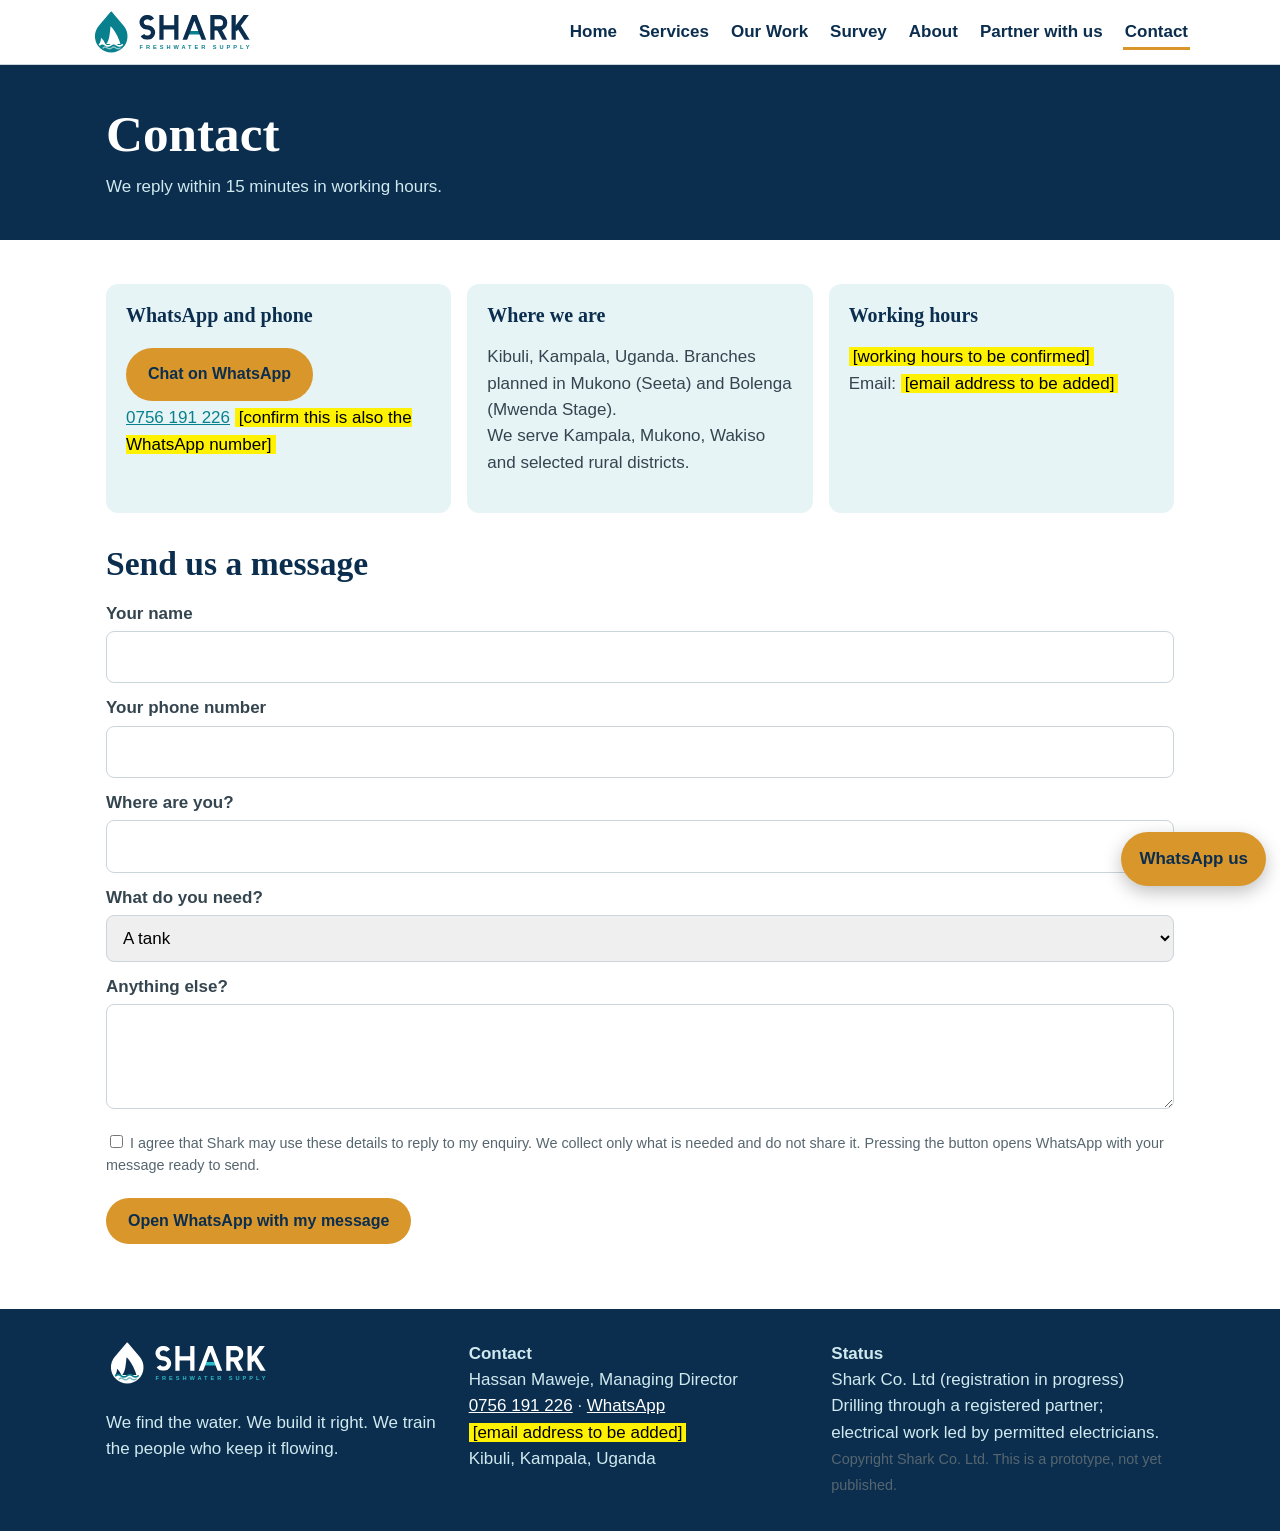
<file: contact.html>
<!doctype html>
<html lang="en-GB">
<head>
<meta charset="utf-8">
<meta name="viewport" content="width=device-width, initial-scale=1">
<title>Contact Shark Freshwater Supply | Kampala, Mukono and Wakiso</title>
<meta name="description" content="Message or call Shark to book a site visit for a tank, pump, plumbing, septic tank, farm water or a water survey.">
<meta name="theme-color" content="#0B2E4F">
<link rel="icon" href="assets/img/favicon.svg" type="image/svg+xml">
<script>document.documentElement.className="js"</script>
<link rel="stylesheet" href="assets/style.css">

</head>
<body>
<a class="skip" href="#main">Skip to content</a>
<header class="site"><div class="container bar">
<a class="brand" href="index.html" aria-label="Shark Freshwater Supply home"><img src="assets/img/logo.svg" alt="Shark, Freshwater Supply" width="160" height="44"></a>
<button class="menu-btn" aria-expanded="false" aria-controls="nav">Menu</button>
<nav id="nav" aria-label="Main"><ul>
<li><a href="index.html" >Home</a></li>
<li><a href="services.html" >Services</a></li>
<li><a href="work.html" >Our Work</a></li>
<li><a href="survey.html" >Survey</a></li>
<li><a href="about.html" >About</a></li>
<li><a href="partner.html" >Partner with us</a></li>
<li><a href="contact.html" aria-current="page">Contact</a></li>
</ul></nav>
</div></header>
<main id="main"><div class="page-hero"><div class="container"><h1>Contact</h1><p>We reply within 15 minutes in working hours.</p></div></div>
<section><div class="container"><div class="grid cols-3">
<div class="card"><h3>WhatsApp and phone</h3><p><a class="btn btn-wa" data-wa="Hello Shark, I would like to book a site visit." href="#">Chat on WhatsApp</a><br><a href="tel:+256756191226">0756 191 226</a> <span class="confirm">[confirm this is also the WhatsApp number]</span></p></div>
<div class="card"><h3>Where we are</h3><p>Kibuli, Kampala, Uganda. Branches planned in Mukono (Seeta) and Bolenga (Mwenda Stage).<br>We serve Kampala, Mukono, Wakiso and selected rural districts.</p></div>
<div class="card"><h3>Working hours</h3><p><span class="confirm">[working hours to be confirmed]</span><br>Email: <span class="confirm">[email address to be added]</span></p></div>
</div>
<h2 style="margin-top:32px">Send us a message</h2>
<form id="enquiry"><label for="name">Your name</label><input id="name" name="name" required autocomplete="name">
<label for="phone">Your phone number</label><input id="phone" name="phone" type="tel" required autocomplete="tel">
<label for="place">Where are you?</label><input id="place" name="place" required>
<label for="need">What do you need?</label><select id="need" name="need"><option>A tank</option><option>A pump or pump check</option><option>Plumbing or repairs</option><option>Septic tank or drainage</option><option>Farm or livestock water</option><option>A water survey</option><option>A school or clinic water system</option><option>Something else</option></select>
<label for="note">Anything else?</label><textarea id="note" name="note" rows="3"></textarea>
<p class="small"><label style="display:inline;font-weight:400"><input type="checkbox" required style="width:auto"> I agree that Shark may use these details to reply to my enquiry.</label> We collect only what is needed and do not share it. Pressing the button opens WhatsApp with your message ready to send.</p>
<p><button class="btn btn-wa" type="submit">Open WhatsApp with my message</button></p>
<p id="sent" hidden class="note">WhatsApp should have opened. If it did not, call 0756 191 226.</p></form></div></section></main>
<footer class="site"><div class="container cols">
<div><img src="assets/img/logo-reversed.svg" alt="Shark, Freshwater Supply" width="160" height="44"><p>We find the water. We build it right. We train the people who keep it flowing.</p></div>
<div><b>Contact</b><br>Hassan Maweje, Managing Director<br><a href="tel:+256756191226">0756 191 226</a> &middot; <a data-wa="Hello Shark, I would like some information." href="#">WhatsApp</a><br><span class="confirm">[email address to be added]</span><br>Kibuli, Kampala, Uganda</div>
<div><b>Status</b><br>Shark Co. Ltd (registration in progress)<br>Drilling through a registered partner; electrical work led by permitted electricians.<br><span class="small">Copyright Shark Co. Ltd. This is a prototype, not yet published.</span></div>
</div></footer>
<a class="fab" data-wa="Hello Shark, I would like to book a site visit." href="#">WhatsApp us</a>
<script src="assets/site.js"></script>
</body>
</html>
</file>
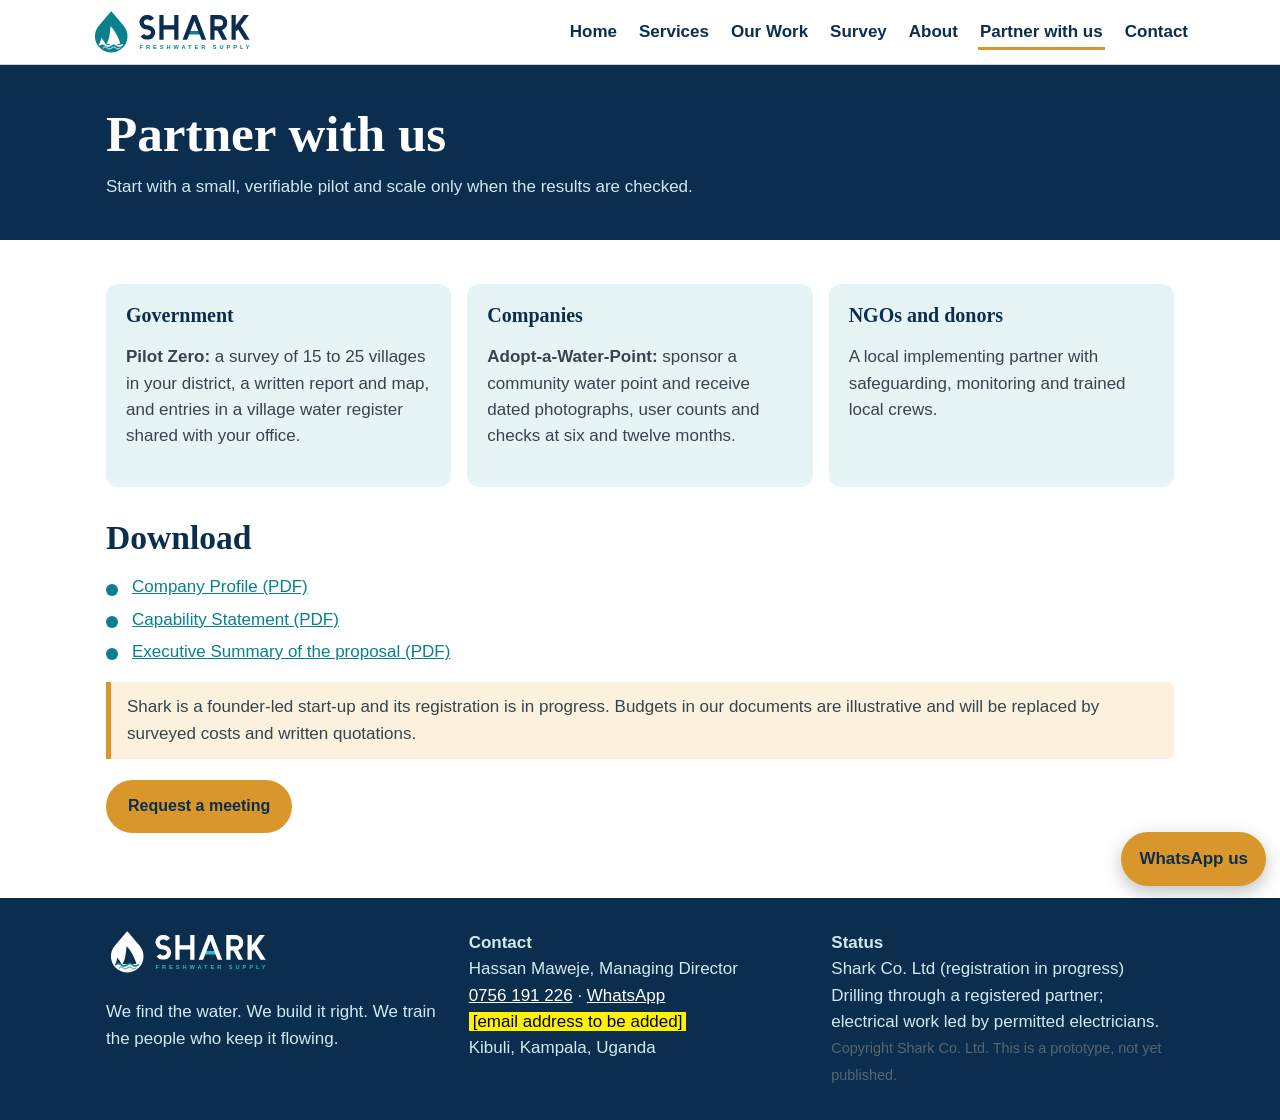
<file: partner.html>
<!doctype html>
<html lang="en-GB">
<head>
<meta charset="utf-8">
<meta name="viewport" content="width=device-width, initial-scale=1">
<title>Partner with Shark: water pilots for districts, companies and NGOs</title>
<meta name="description" content="Pilot Zero for districts, Adopt-a-Water-Point for companies, and a local implementing partner for NGOs. Download our profile and summary.">
<meta name="theme-color" content="#0B2E4F">
<link rel="icon" href="assets/img/favicon.svg" type="image/svg+xml">
<script>document.documentElement.className="js"</script>
<link rel="stylesheet" href="assets/style.css">

</head>
<body>
<a class="skip" href="#main">Skip to content</a>
<header class="site"><div class="container bar">
<a class="brand" href="index.html" aria-label="Shark Freshwater Supply home"><img src="assets/img/logo.svg" alt="Shark, Freshwater Supply" width="160" height="44"></a>
<button class="menu-btn" aria-expanded="false" aria-controls="nav">Menu</button>
<nav id="nav" aria-label="Main"><ul>
<li><a href="index.html" >Home</a></li>
<li><a href="services.html" >Services</a></li>
<li><a href="work.html" >Our Work</a></li>
<li><a href="survey.html" >Survey</a></li>
<li><a href="about.html" >About</a></li>
<li><a href="partner.html" aria-current="page">Partner with us</a></li>
<li><a href="contact.html" >Contact</a></li>
</ul></nav>
</div></header>
<main id="main"><div class="page-hero"><div class="container"><h1>Partner with us</h1><p>Start with a small, verifiable pilot and scale only when the results are checked.</p></div></div>
<section><div class="container"><div class="grid cols-3">
<div class="card"><h3>Government</h3><p><b>Pilot Zero:</b> a survey of 15 to 25 villages in your district, a written report and map, and entries in a village water register shared with your office.</p></div>
<div class="card"><h3>Companies</h3><p><b>Adopt-a-Water-Point:</b> sponsor a community water point and receive dated photographs, user counts and checks at six and twelve months.</p></div>
<div class="card"><h3>NGOs and donors</h3><p>A local implementing partner with safeguarding, monitoring and trained local crews.</p></div>
</div>
<h2 style="margin-top:32px">Download</h2>
<ul class="tick"><li><a href="assets/downloads/Company-Profile.pdf">Company Profile (PDF)</a></li><li><a href="assets/downloads/Capability-Statement.pdf">Capability Statement (PDF)</a></li><li><a href="assets/downloads/Executive-Summary.pdf">Executive Summary of the proposal (PDF)</a></li></ul>
<p class="note">Shark is a founder-led start-up and its registration is in progress. Budgets in our documents are illustrative and will be replaced by surveyed costs and written quotations.</p>
<p><a class="btn btn-wa" data-wa="Hello Shark, I would like to request a meeting about a pilot." href="#">Request a meeting</a></p></div></section></main>
<footer class="site"><div class="container cols">
<div><img src="assets/img/logo-reversed.svg" alt="Shark, Freshwater Supply" width="160" height="44"><p>We find the water. We build it right. We train the people who keep it flowing.</p></div>
<div><b>Contact</b><br>Hassan Maweje, Managing Director<br><a href="tel:+256756191226">0756 191 226</a> &middot; <a data-wa="Hello Shark, I would like some information." href="#">WhatsApp</a><br><span class="confirm">[email address to be added]</span><br>Kibuli, Kampala, Uganda</div>
<div><b>Status</b><br>Shark Co. Ltd (registration in progress)<br>Drilling through a registered partner; electrical work led by permitted electricians.<br><span class="small">Copyright Shark Co. Ltd. This is a prototype, not yet published.</span></div>
</div></footer>
<a class="fab" data-wa="Hello Shark, I would like to book a site visit." href="#">WhatsApp us</a>
<script src="assets/site.js"></script>
</body>
</html>
</file>
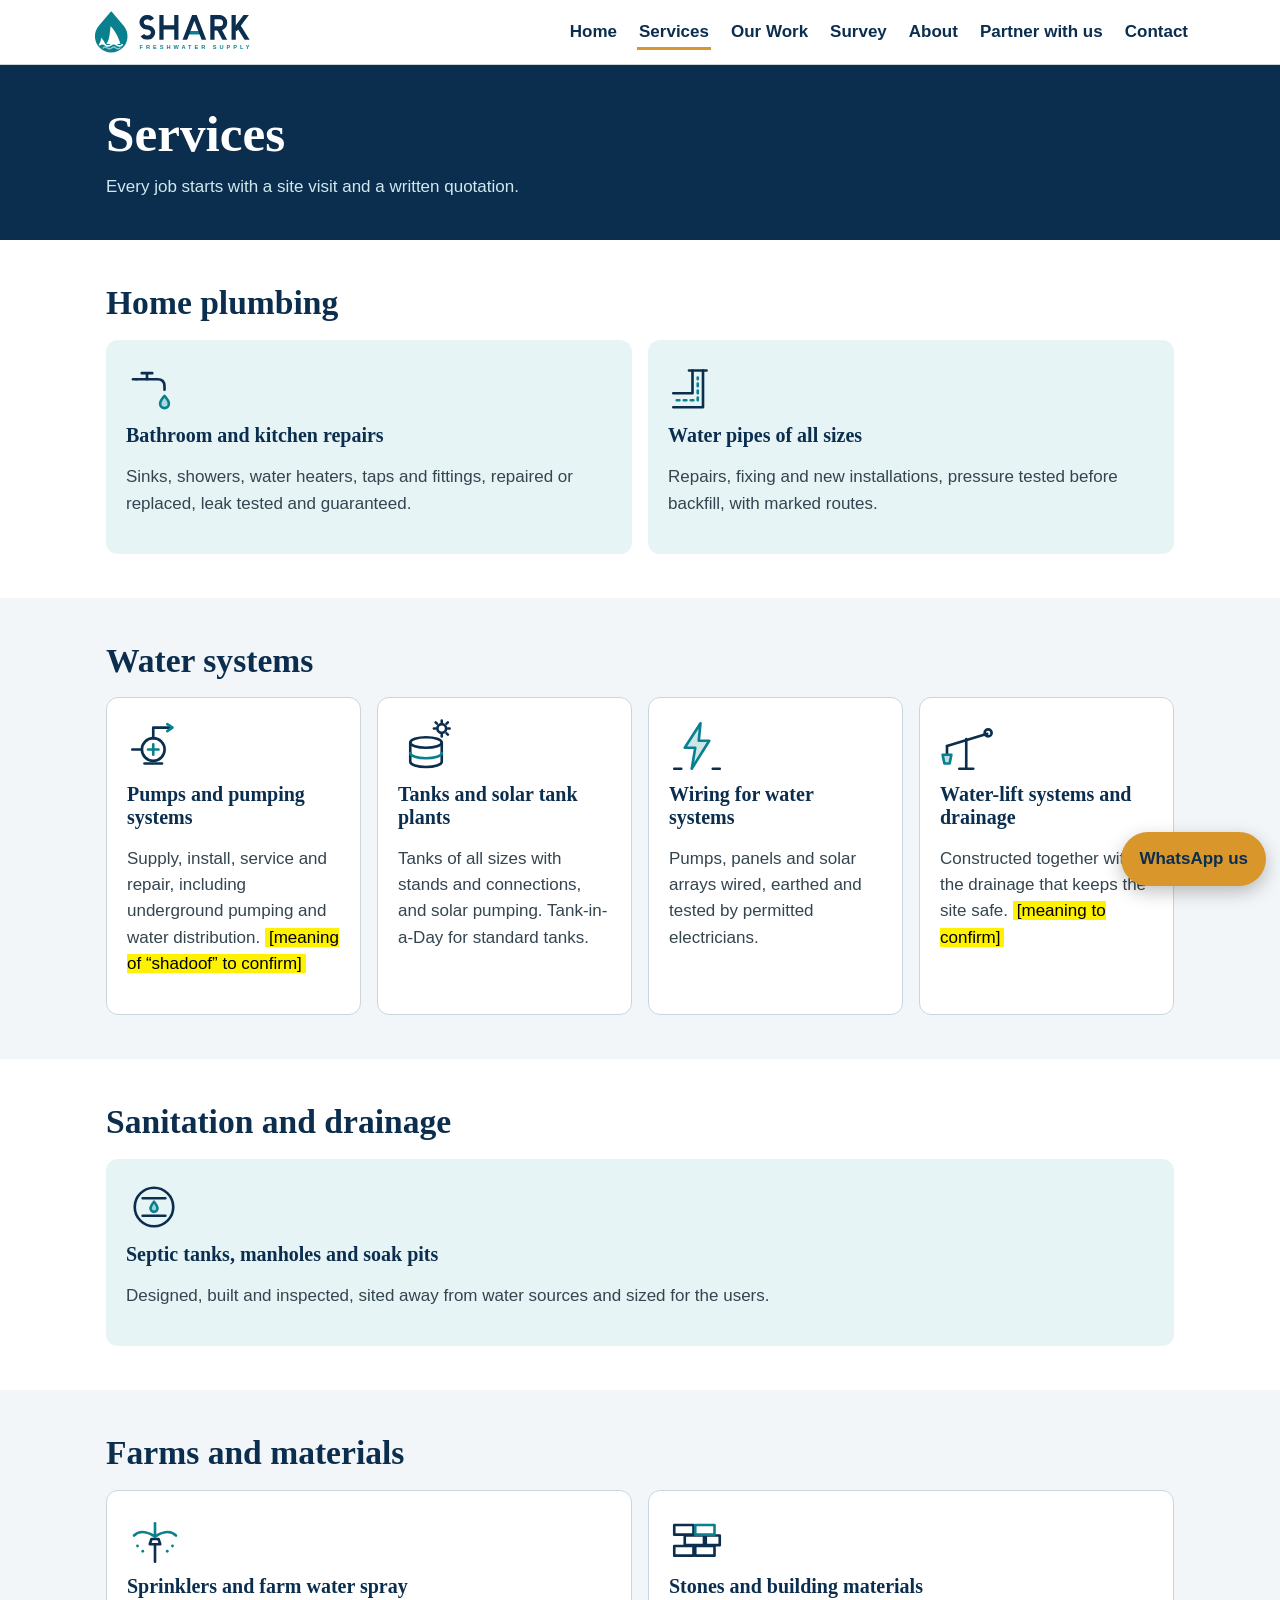
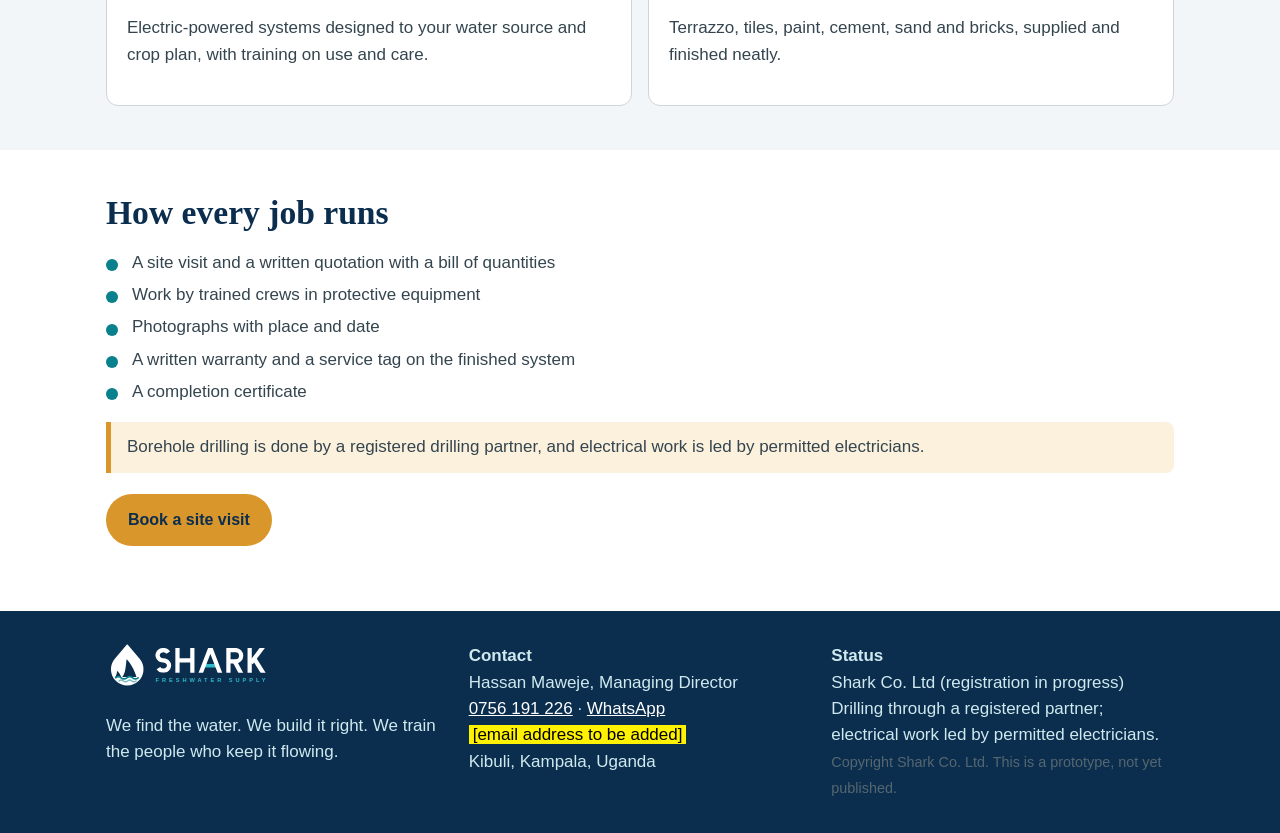
<file: services.html>
<!doctype html>
<html lang="en-GB">
<head>
<meta charset="utf-8">
<meta name="viewport" content="width=device-width, initial-scale=1">
<title>Plumbing, tanks, pumps, septic and farm water | Shark Freshwater Supply</title>
<meta name="description" content="Nine service lines from one team: plumbing, pumps, pipes, tanks, materials, wiring, water-lift systems, septic and drainage, and farm sprinklers.">
<meta name="theme-color" content="#0B2E4F">
<link rel="icon" href="assets/img/favicon.svg" type="image/svg+xml">
<script>document.documentElement.className="js"</script>
<link rel="stylesheet" href="assets/style.css">

</head>
<body>
<a class="skip" href="#main">Skip to content</a>
<header class="site"><div class="container bar">
<a class="brand" href="index.html" aria-label="Shark Freshwater Supply home"><img src="assets/img/logo.svg" alt="Shark, Freshwater Supply" width="160" height="44"></a>
<button class="menu-btn" aria-expanded="false" aria-controls="nav">Menu</button>
<nav id="nav" aria-label="Main"><ul>
<li><a href="index.html" >Home</a></li>
<li><a href="services.html" aria-current="page">Services</a></li>
<li><a href="work.html" >Our Work</a></li>
<li><a href="survey.html" >Survey</a></li>
<li><a href="about.html" >About</a></li>
<li><a href="partner.html" >Partner with us</a></li>
<li><a href="contact.html" >Contact</a></li>
</ul></nav>
</div></header>
<main id="main"><div class="page-hero"><div class="container"><h1>Services</h1><p>Every job starts with a site visit and a written quotation.</p></div></div>
<section id="home"><div class="container"><h2>Home plumbing</h2>
<div class="grid cols-3">
<div class="card"><img src="assets/img/icon-1.svg" alt="" width="56" height="56"><h3>Bathroom and kitchen repairs</h3><p>Sinks, showers, water heaters, taps and fittings, repaired or replaced, leak tested and guaranteed.</p></div>
<div class="card"><img src="assets/img/icon-3.svg" alt="" width="56" height="56"><h3>Water pipes of all sizes</h3><p>Repairs, fixing and new installations, pressure tested before backfill, with marked routes.</p></div>
</div></div></section>
<section id="systems" class="alt"><div class="container"><h2>Water systems</h2>
<div class="grid cols-3">
<div class="card white"><img src="assets/img/icon-2.svg" alt="" width="56" height="56"><h3>Pumps and pumping systems</h3><p>Supply, install, service and repair, including underground pumping and water distribution. <span class="confirm">[meaning of &ldquo;shadoof&rdquo; to confirm]</span></p></div>
<div class="card white"><img src="assets/img/icon-4.svg" alt="" width="56" height="56"><h3>Tanks and solar tank plants</h3><p>Tanks of all sizes with stands and connections, and solar pumping. Tank-in-a-Day for standard tanks.</p></div>
<div class="card white"><img src="assets/img/icon-6.svg" alt="" width="56" height="56"><h3>Wiring for water systems</h3><p>Pumps, panels and solar arrays wired, earthed and tested by permitted electricians.</p></div>
<div class="card white"><img src="assets/img/icon-7.svg" alt="" width="56" height="56"><h3>Water-lift systems and drainage</h3><p>Constructed together with the drainage that keeps the site safe. <span class="confirm">[meaning to confirm]</span></p></div>
</div></div></section>
<section id="sanitation"><div class="container"><h2>Sanitation and drainage</h2>
<div class="grid cols-3"><div class="card"><img src="assets/img/icon-8.svg" alt="" width="56" height="56"><h3>Septic tanks, manholes and soak pits</h3><p>Designed, built and inspected, sited away from water sources and sized for the users.</p></div></div></div></section>
<section id="farms" class="alt"><div class="container"><h2>Farms and materials</h2>
<div class="grid cols-3">
<div class="card white"><img src="assets/img/icon-9.svg" alt="" width="56" height="56"><h3>Sprinklers and farm water spray</h3><p>Electric-powered systems designed to your water source and crop plan, with training on use and care.</p></div>
<div class="card white"><img src="assets/img/icon-5.svg" alt="" width="56" height="56"><h3>Stones and building materials</h3><p>Terrazzo, tiles, paint, cement, sand and bricks, supplied and finished neatly.</p></div>
</div></div></section>
<section><div class="container"><h2>How every job runs</h2>
<ul class="tick"><li>A site visit and a written quotation with a bill of quantities</li><li>Work by trained crews in protective equipment</li><li>Photographs with place and date</li><li>A written warranty and a service tag on the finished system</li><li>A completion certificate</li></ul>
<p class="note">Borehole drilling is done by a registered drilling partner, and electrical work is led by permitted electricians.</p>
<p><a class="btn btn-wa" data-wa="Hello Shark, I would like to book a site visit." href="#">Book a site visit</a></p></div></section></main>
<footer class="site"><div class="container cols">
<div><img src="assets/img/logo-reversed.svg" alt="Shark, Freshwater Supply" width="160" height="44"><p>We find the water. We build it right. We train the people who keep it flowing.</p></div>
<div><b>Contact</b><br>Hassan Maweje, Managing Director<br><a href="tel:+256756191226">0756 191 226</a> &middot; <a data-wa="Hello Shark, I would like some information." href="#">WhatsApp</a><br><span class="confirm">[email address to be added]</span><br>Kibuli, Kampala, Uganda</div>
<div><b>Status</b><br>Shark Co. Ltd (registration in progress)<br>Drilling through a registered partner; electrical work led by permitted electricians.<br><span class="small">Copyright Shark Co. Ltd. This is a prototype, not yet published.</span></div>
</div></footer>
<a class="fab" data-wa="Hello Shark, I would like to book a site visit." href="#">WhatsApp us</a>
<script src="assets/site.js"></script>
</body>
</html>
</file>
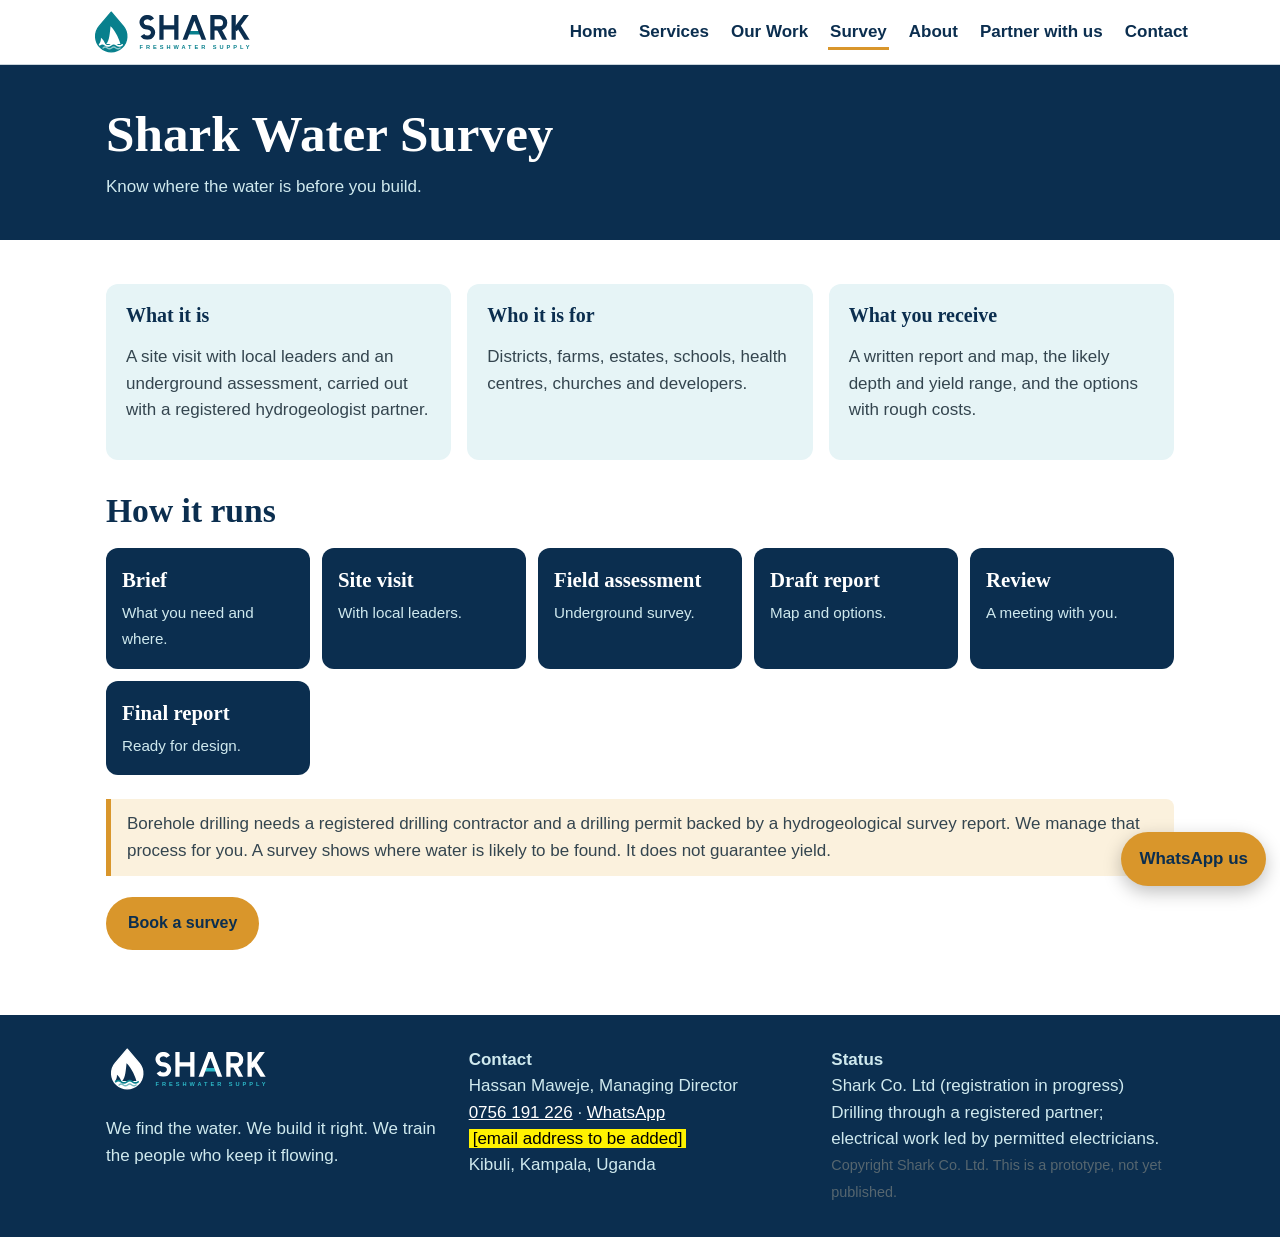
<file: survey.html>
<!doctype html>
<html lang="en-GB">
<head>
<meta charset="utf-8">
<meta name="viewport" content="width=device-width, initial-scale=1">
<title>Underground water survey in Uganda | Shark Freshwater Supply</title>
<meta name="description" content="Know where the water is before you build. A written survey report and map, done with a registered hydrogeologist.">
<meta name="theme-color" content="#0B2E4F">
<link rel="icon" href="assets/img/favicon.svg" type="image/svg+xml">
<script>document.documentElement.className="js"</script>
<link rel="stylesheet" href="assets/style.css">

</head>
<body>
<a class="skip" href="#main">Skip to content</a>
<header class="site"><div class="container bar">
<a class="brand" href="index.html" aria-label="Shark Freshwater Supply home"><img src="assets/img/logo.svg" alt="Shark, Freshwater Supply" width="160" height="44"></a>
<button class="menu-btn" aria-expanded="false" aria-controls="nav">Menu</button>
<nav id="nav" aria-label="Main"><ul>
<li><a href="index.html" >Home</a></li>
<li><a href="services.html" >Services</a></li>
<li><a href="work.html" >Our Work</a></li>
<li><a href="survey.html" aria-current="page">Survey</a></li>
<li><a href="about.html" >About</a></li>
<li><a href="partner.html" >Partner with us</a></li>
<li><a href="contact.html" >Contact</a></li>
</ul></nav>
</div></header>
<main id="main"><div class="page-hero"><div class="container"><h1>Shark Water Survey</h1><p>Know where the water is before you build.</p></div></div>
<section><div class="container"><div class="grid cols-3">
<div class="card"><h3>What it is</h3><p>A site visit with local leaders and an underground assessment, carried out with a registered hydrogeologist partner.</p></div>
<div class="card"><h3>Who it is for</h3><p>Districts, farms, estates, schools, health centres, churches and developers.</p></div>
<div class="card"><h3>What you receive</h3><p>A written report and map, the likely depth and yield range, and the options with rough costs.</p></div>
</div>
<h2 style="margin-top:32px">How it runs</h2>
<div class="steps"><div class="step"><b>Brief</b><span>What you need and where.</span></div><div class="step"><b>Site visit</b><span>With local leaders.</span></div><div class="step"><b>Field assessment</b><span>Underground survey.</span></div><div class="step"><b>Draft report</b><span>Map and options.</span></div><div class="step"><b>Review</b><span>A meeting with you.</span></div><div class="step"><b>Final report</b><span>Ready for design.</span></div></div>
<p class="note" style="margin-top:24px">Borehole drilling needs a registered drilling contractor and a drilling permit backed by a hydrogeological survey report. We manage that process for you. A survey shows where water is likely to be found. It does not guarantee yield.</p>
<p><a class="btn btn-wa" data-wa="Hello Shark, I would like to book a water survey." href="#">Book a survey</a></p></div></section></main>
<footer class="site"><div class="container cols">
<div><img src="assets/img/logo-reversed.svg" alt="Shark, Freshwater Supply" width="160" height="44"><p>We find the water. We build it right. We train the people who keep it flowing.</p></div>
<div><b>Contact</b><br>Hassan Maweje, Managing Director<br><a href="tel:+256756191226">0756 191 226</a> &middot; <a data-wa="Hello Shark, I would like some information." href="#">WhatsApp</a><br><span class="confirm">[email address to be added]</span><br>Kibuli, Kampala, Uganda</div>
<div><b>Status</b><br>Shark Co. Ltd (registration in progress)<br>Drilling through a registered partner; electrical work led by permitted electricians.<br><span class="small">Copyright Shark Co. Ltd. This is a prototype, not yet published.</span></div>
</div></footer>
<a class="fab" data-wa="Hello Shark, I would like to book a site visit." href="#">WhatsApp us</a>
<script src="assets/site.js"></script>
</body>
</html>
</file>
<file: assets/style.css>
:root{--navy:#0B2E4F;--teal:#08808D;--aqua:#2DB9C8;--ochre:#D9962B;--ice:#E6F4F6;--slate:#34454F;--mist:#F3F6F8;--line:#CBD5DC;--radius:12px}
*{box-sizing:border-box}
html{scroll-behavior:smooth}
body{margin:0;font-family:Calibri,"Segoe UI",Roboto,Arial,sans-serif;color:var(--slate);line-height:1.55;background:#fff;font-size:17px}
h1,h2,h3{font-family:Georgia,"Times New Roman",serif;color:var(--navy);line-height:1.15;margin:0 0 .5em}
h1{font-size:clamp(2rem,6vw,3.2rem)}h2{font-size:clamp(1.5rem,4vw,2.1rem)}h3{font-size:1.25rem}
a{color:var(--teal)}
img{max-width:100%;height:auto}
.container{max-width:1100px;margin:0 auto;padding:0 16px}
.skip{position:absolute;left:-999px;top:8px;background:#fff;padding:8px 12px;z-index:100}.skip:focus{left:8px}
header.site{position:sticky;top:0;background:#fff;border-bottom:1px solid var(--line);z-index:50}
.bar{display:flex;align-items:center;justify-content:space-between;gap:12px;padding:10px 0}
.brand img{height:44px;width:auto;display:block}
nav ul{list-style:none;display:flex;gap:18px;margin:0;padding:0}
nav a{text-decoration:none;color:var(--navy);font-weight:700;padding:6px 2px;border-bottom:3px solid transparent}
nav a[aria-current="page"],nav a:hover{border-color:var(--ochre)}
.menu-btn{display:none;background:var(--navy);color:#fff;border:0;border-radius:8px;padding:10px 14px;font-weight:700;font-size:1rem}
.btn{display:inline-block;padding:12px 20px;border-radius:999px;font-weight:700;text-decoration:none;border:2px solid transparent;cursor:pointer;font-size:1rem;margin:4px 6px 4px 0}
.btn-wa{background:var(--ochre);color:var(--navy)}.btn-wa:hover{background:#c9861f}
.btn-ghost{border-color:#fff;color:#fff}.btn-line{border-color:var(--navy);color:var(--navy)}
.hero{background:linear-gradient(160deg,var(--navy) 0%,var(--navy) 55%,#0A5369 100%);color:#fff;position:relative;overflow:hidden}
.hero h1{color:#fff}.hero p{color:#CFE9EE;font-size:1.15rem;max-width:34em}
.hero .inner{display:grid;gap:28px;padding:48px 16px 96px;align-items:center}
.hero .mark{max-width:220px;margin:0 auto;opacity:.95}
.hero .waves{position:absolute;left:0;right:0;bottom:-1px;width:100%;height:70px;display:block}
.page-hero{background:var(--navy);color:#fff;padding:40px 0}.page-hero h1{color:#fff;margin:0}.page-hero p{color:#CFE9EE;margin:.6em 0 0;max-width:40em}
.grid{display:grid;gap:16px}.cols-3{grid-template-columns:repeat(auto-fit,minmax(250px,1fr))}.cols-4{grid-template-columns:repeat(auto-fit,minmax(200px,1fr))}.cols-5{grid-template-columns:repeat(auto-fit,minmax(150px,1fr))}
.card{background:var(--ice);border-radius:var(--radius);padding:20px}.card.white{background:#fff;border:1px solid var(--line)}
.card h3{margin-bottom:.3em}
.icon-card{text-align:center;text-decoration:none;color:var(--navy);font-weight:700;background:var(--ice);border-radius:var(--radius);padding:16px 8px}.icon-card img{width:60px;height:60px;display:block;margin:0 auto 8px}
section{padding:44px 0}.alt{background:var(--mist)}
.steps{display:grid;gap:12px;grid-template-columns:repeat(auto-fit,minmax(170px,1fr))}
.step{background:var(--navy);color:#fff;border-radius:var(--radius);padding:16px}.step b{display:block;font-family:Georgia,serif;font-size:1.3rem;margin-bottom:4px}.step span{color:#CFE9EE;font-size:.95rem}
.stat{font-family:Georgia,serif;font-size:2.2rem;color:var(--teal);font-weight:700;line-height:1.1}
.band{background:var(--teal);color:#fff;border-radius:var(--radius);padding:28px}.band h2{color:#fff}.band p{color:#E6F4F6}
details{background:#fff;border:1px solid var(--line);border-radius:10px;padding:12px 16px;margin-bottom:10px}summary{font-weight:700;color:var(--navy);cursor:pointer}details p{margin:.6em 0 0}
table{width:100%;border-collapse:collapse;background:#fff}th,td{text-align:left;padding:10px;border-bottom:1px solid var(--line);vertical-align:top}th{background:var(--navy);color:#fff}
.confirm{background:#fff200;color:#000;padding:0 4px}
.note{border-left:5px solid var(--ochre);background:#FBF1DD;padding:12px 16px;border-radius:0 8px 8px 0}
footer.site{background:var(--navy);color:#CFE9EE;padding:32px 0}footer a{color:#fff}footer .cols{display:grid;gap:20px;grid-template-columns:repeat(auto-fit,minmax(220px,1fr))}footer img{height:44px;width:auto}
.fab{position:fixed;right:14px;bottom:14px;z-index:60;background:var(--ochre);color:var(--navy);border-radius:999px;padding:14px 18px;font-weight:700;text-decoration:none;box-shadow:0 6px 18px rgba(0,0,0,.25)}
form label{display:block;font-weight:700;margin:12px 0 4px}input,select,textarea{width:100%;padding:12px;border:1px solid var(--line);border-radius:8px;font:inherit}
:focus-visible{outline:3px solid var(--ochre);outline-offset:2px}
.small{font-size:.9rem;color:#56666f}
ul.tick{list-style:none;padding:0}ul.tick li{padding-left:26px;margin:6px 0;position:relative}ul.tick li:before{content:"";position:absolute;left:0;top:.55em;width:12px;height:12px;border-radius:50%;background:var(--teal)}
@media(min-width:800px){.hero .inner{grid-template-columns:1.3fr .7fr}}
@media(max-width:799px){.menu-btn{display:block}nav{display:none;position:absolute;left:0;right:0;top:100%;background:#fff;border-bottom:1px solid var(--line);padding:8px 16px}nav.open{display:block}nav ul{flex-direction:column;gap:4px}}
/* ===== Modern layer: slideshow, photo frames, gallery, motion ===== */
:root{--shadow:0 10px 30px rgba(11,46,79,.10);--shadow-lg:0 18px 44px rgba(11,46,79,.18)}
header.site{backdrop-filter:saturate(1.4) blur(10px);background:rgba(255,255,255,.92)}
.btn{transition:transform .15s ease,box-shadow .15s ease,background .15s ease}
.btn:hover{transform:translateY(-2px);box-shadow:0 8px 18px rgba(0,0,0,.18)}
.eyebrow{display:inline-block;font-size:.8rem;font-weight:700;letter-spacing:.14em;text-transform:uppercase;color:var(--ochre);margin-bottom:.8em}
.lead{font-size:1.15rem;max-width:40em}
.section-head{max-width:46em;margin-bottom:28px}

/* Image slots: real photo first, illustrated placeholder behind it.
   Drop a JPG at the --photo path and it replaces the placeholder. */
.ph{background-color:var(--navy);background-size:cover;background-position:center;background-repeat:no-repeat}

/* Hero slideshow */
.slider{position:relative;color:#fff;overflow:hidden;background:var(--navy)}
.slide{position:absolute;inset:0;opacity:0;transition:opacity 1s ease;z-index:0}
.slide.on{opacity:1;z-index:1}
.slide::after{content:"";position:absolute;inset:0;background:linear-gradient(90deg,rgba(11,46,79,.92) 0%,rgba(11,46,79,.7) 45%,rgba(11,46,79,.15) 100%)}
.slider .copy{position:relative;z-index:3;padding:72px 16px 130px;min-height:560px;display:flex;flex-direction:column;justify-content:center}
.slider h1{color:#fff;max-width:14em;text-shadow:0 2px 20px rgba(0,0,0,.25)}
.slider .copy p{color:#E3F2F5;font-size:1.15rem;max-width:34em}
.slide-text{display:none}.slide-text.on{display:block;animation:rise .7s ease both}
@keyframes rise{from{opacity:0;transform:translateY(14px)}to{opacity:1;transform:none}}
.dots{position:absolute;z-index:4;left:0;right:0;bottom:92px}
.dots .container{display:flex;gap:10px;align-items:center}
.dots button{width:34px;height:6px;border-radius:99px;border:0;background:rgba(255,255,255,.4);cursor:pointer;padding:0}
.dots button[aria-current="true"]{background:var(--ochre);width:54px}
.dots .pp{margin-left:6px;background:rgba(255,255,255,.15);color:#fff;width:auto;height:auto;padding:5px 12px;font-size:.8rem;font-weight:700;border-radius:99px}
.slider .waves{position:absolute;left:0;right:0;bottom:-1px;width:100%;height:70px;z-index:3}

/* Trust strip */
.trust{background:#fff;margin-top:-1px;padding:0}
.trust .container{display:grid;grid-template-columns:repeat(auto-fit,minmax(200px,1fr));gap:12px;padding-top:6px;padding-bottom:30px}
.trust div{display:flex;gap:12px;align-items:center;font-weight:700;color:var(--navy);font-size:.95rem}
.trust i{flex:none;width:40px;height:40px;border-radius:50%;background:var(--ice);color:var(--teal);display:grid;place-items:center;font-style:normal;font-size:1.1rem}

/* Cards with lift */
.card,.icon-card,.work{transition:transform .2s ease,box-shadow .2s ease}
.icon-card:hover,.card.white:hover{transform:translateY(-4px);box-shadow:var(--shadow)}
.icon-card{background:#fff;border:1px solid var(--line)}
.icon-card:hover{border-color:var(--teal)}

/* Split sections with a photo */
.split{display:grid;gap:32px;align-items:center}
.photo{border-radius:18px;box-shadow:var(--shadow-lg);aspect-ratio:4/5;position:relative;overflow:hidden}
.photo.wide{aspect-ratio:16/10}
.photo figcaption,.work figcaption{position:absolute;left:0;right:0;bottom:0;padding:26px 14px 12px;font-size:.85rem;color:#fff;background:linear-gradient(transparent,rgba(11,46,79,.85))}
figure{margin:0}
@media(min-width:800px){.split{grid-template-columns:1fr 1fr}.split.flip .photo{order:2}}
.quote{border-left:5px solid var(--ochre);padding:6px 0 6px 18px;font-family:Georgia,serif;font-size:1.25rem;color:var(--navy);margin:22px 0}

/* Impact counters */
.impact{background:linear-gradient(160deg,var(--navy),#0A5369);color:#fff}
.impact h2{color:#fff}
.impact .grid{margin-top:20px}
.impact .num{font-family:Georgia,serif;font-size:2.6rem;font-weight:700;color:var(--aqua);line-height:1}
.impact p{color:#CFE9EE;margin:.4em 0 0}
.impact .small{color:#9CC3CC}

/* Timeline (About) */
.timeline{list-style:none;margin:0;padding:0 0 0 22px;border-left:3px solid var(--aqua)}
.timeline li{position:relative;padding:0 0 22px 18px}
.timeline li:before{content:"";position:absolute;left:-31px;top:.35em;width:14px;height:14px;border-radius:50%;background:var(--ochre);border:3px solid #fff;box-shadow:0 0 0 2px var(--aqua)}
.timeline b{color:var(--navy)}

/* Our Work gallery */
.chips{display:flex;flex-wrap:wrap;gap:8px;margin:0 0 22px}
.chips button{border:1.5px solid var(--navy);background:#fff;color:var(--navy);border-radius:99px;padding:8px 16px;font-weight:700;font-size:.95rem;cursor:pointer}
.chips button[aria-pressed="true"]{background:var(--navy);color:#fff}
.gallery{display:grid;gap:18px;grid-template-columns:repeat(auto-fill,minmax(290px,1fr))}
.work{background:#fff;border:1px solid var(--line);border-radius:16px;overflow:hidden}
.work:hover{transform:translateY(-4px);box-shadow:var(--shadow-lg)}
.work .ph{aspect-ratio:4/3;position:relative}
.work .tag{position:absolute;top:12px;left:12px;background:var(--ochre);color:var(--navy);font-size:.75rem;font-weight:700;border-radius:99px;padding:4px 10px}
.work .body{padding:16px}
.work h3{margin-bottom:.2em}
.work dl{display:grid;grid-template-columns:auto 1fr;gap:2px 12px;margin:10px 0 0;font-size:.9rem}
.work dt{font-weight:700;color:var(--navy)}.work dd{margin:0}
.work[hidden]{display:none}

/* Scroll reveal */
.js .reveal{opacity:0;transform:translateY(18px);transition:opacity .6s ease,transform .6s ease}
.js .reveal.in{opacity:1;transform:none}
@media(prefers-reduced-motion:reduce){.js .reveal{opacity:1;transform:none;transition:none}.slide{transition:none}.slide-text.on{animation:none}.btn,.card,.icon-card,.work{transition:none}html{scroll-behavior:auto}}
@media(max-width:799px){.slider .copy{min-height:520px;padding-bottom:140px}.slide::after{background:linear-gradient(180deg,rgba(11,46,79,.8),rgba(11,46,79,.78))}}

/* Photo pair: landscape + portrait feature in "Previous work" */
.pair{display:grid;gap:16px;margin:0 0 22px}
.pair figure{position:relative;border-radius:16px;overflow:hidden;box-shadow:var(--shadow);min-height:260px}
.pair figcaption{position:absolute;left:0;right:0;bottom:0;padding:34px 16px 14px;color:#fff;font-size:.95rem;font-weight:700;background:linear-gradient(transparent,rgba(11,46,79,.88))}
.pair figcaption span{display:block;margin-top:2px;font-size:.75rem;font-weight:400;letter-spacing:.04em;text-transform:uppercase;color:#CFE9EE}
@media(min-width:800px){.pair{grid-template-columns:1.9fr 1fr}.pair figure{min-height:430px}}
</file>
